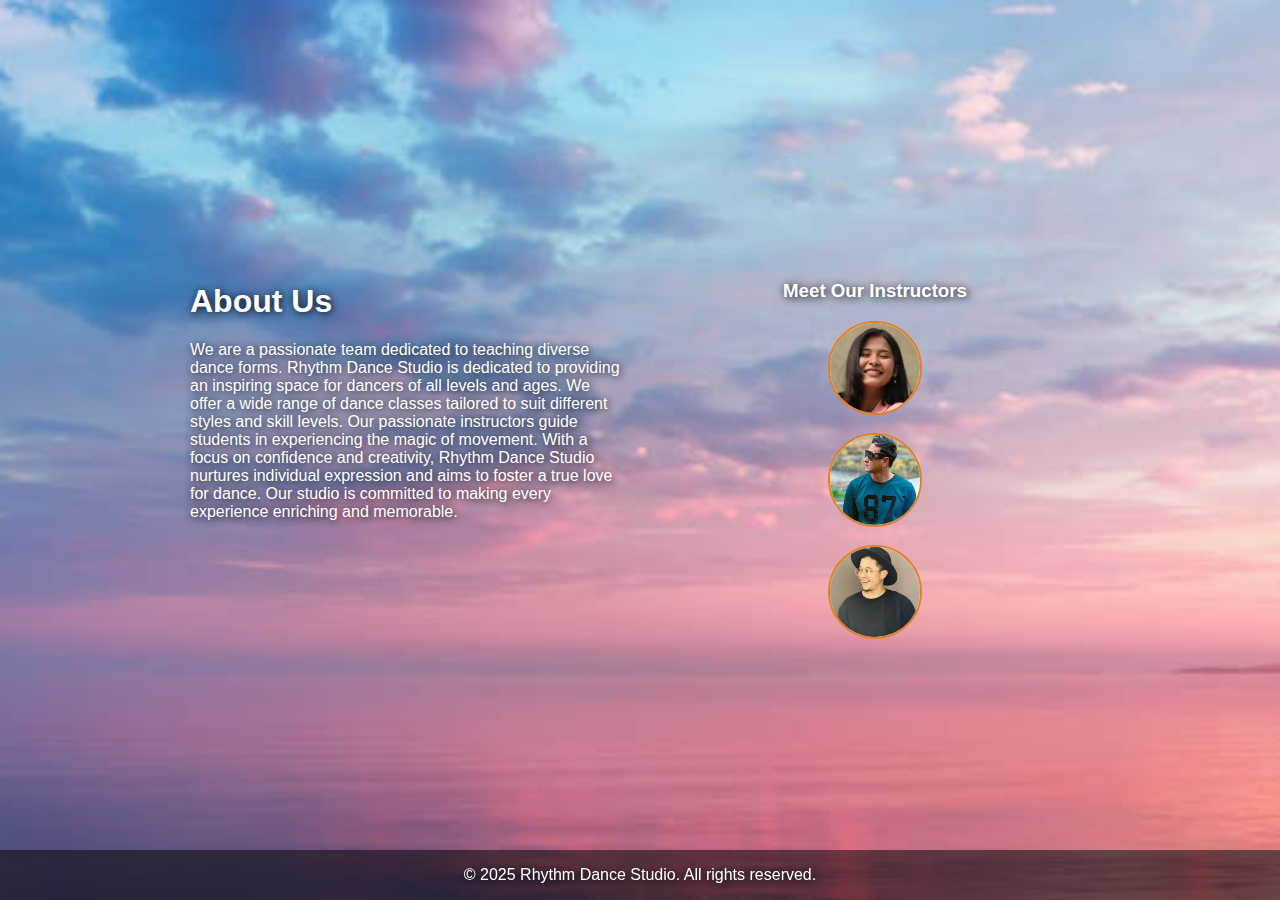
<file: About.html>
<!DOCTYPE html>
<html lang="en">
<head>
  <meta charset="UTF-8">
  <title>About Us</title>
  <style>
    html, body {
      height: 100%;
      margin: 0;
      padding: 0;
    }
    body {
      min-height: 100vh;
      font-family: sans-serif;
      background: url('img/pinkish.jpg') no-repeat center center fixed;
      background-size: cover;
      display: flex;
      justify-content: center;
      align-items: center;
    }
    .about-flex {
      display: flex;
      justify-content: space-between;
      align-items: flex-start;
      max-width: 900px;
      width: 100%;
      gap: 40px;
    }
    .about-left {
      flex: 1;
      text-align: left;
      color: #fff;
      text-shadow: 1px 1px 8px #000;
      padding: 24px 0;
    }
    .about-right {
      flex: 1;
      text-align: center;
      color: #fff;
      text-shadow: 1px 1px 8px #000;
      padding: 24px 0;
    }
    .instructors-row {
      display: flex;
      flex-direction: column;
      align-items: center;
      gap: 18px;
      margin-top: 16px;
    }
    .instructors-row img {
      width: 90px;
      height: 90px;
      object-fit: cover;
      border-radius: 50%;
      border: 2px solid #e67e22;
      background: #eee;
    }
    @media (max-width: 900px) {
      .about-flex {
        flex-direction: column;
        align-items: center;
        gap: 24px;
      }
      .about-left, .about-right {
        text-align: center;
      }
      .instructors-row {
        flex-direction: row;
        gap: 18px;
        justify-content: center;
      }
    }
  </style>
</head>
<body>
  <div class="about-flex">
    <div class="about-left">
      <h1>About Us</h1>
      <p>
        We are a passionate team dedicated to teaching diverse dance forms. Rhythm Dance Studio is dedicated to providing an inspiring space for dancers of all levels and ages. We offer a wide range of dance classes tailored to suit different styles and skill levels. Our passionate instructors guide students in experiencing the magic of movement. With a focus on confidence and creativity, Rhythm Dance Studio nurtures individual expression and aims to foster a true love for dance. Our studio is committed to making every experience enriching and memorable.
      </p>
    </div>
    <div class="about-right">
      <h3>Meet Our Instructors</h3>
      <div class="instructors-row">
        <img src="/img/teria.jpeg" alt="Instructor 1">
        <img src="img/nirmal1.jpeg" alt="Instructor 2">
        <img src="img/sushant 1.jpeg" alt="Instructor 3">
        </div>
    </div>
  </div>
  <footer style="width:100%;text-align:center;color:#fff;text-shadow:1px 1px 8px #000;margin-top:32px;position:fixed;left:0;bottom:0;background:rgba(0,0,0,0.5);padding:16px 0;">
    &copy; 2025 Rhythm Dance Studio. All rights reserved.
  </footer>
</body>
</html>
</file>
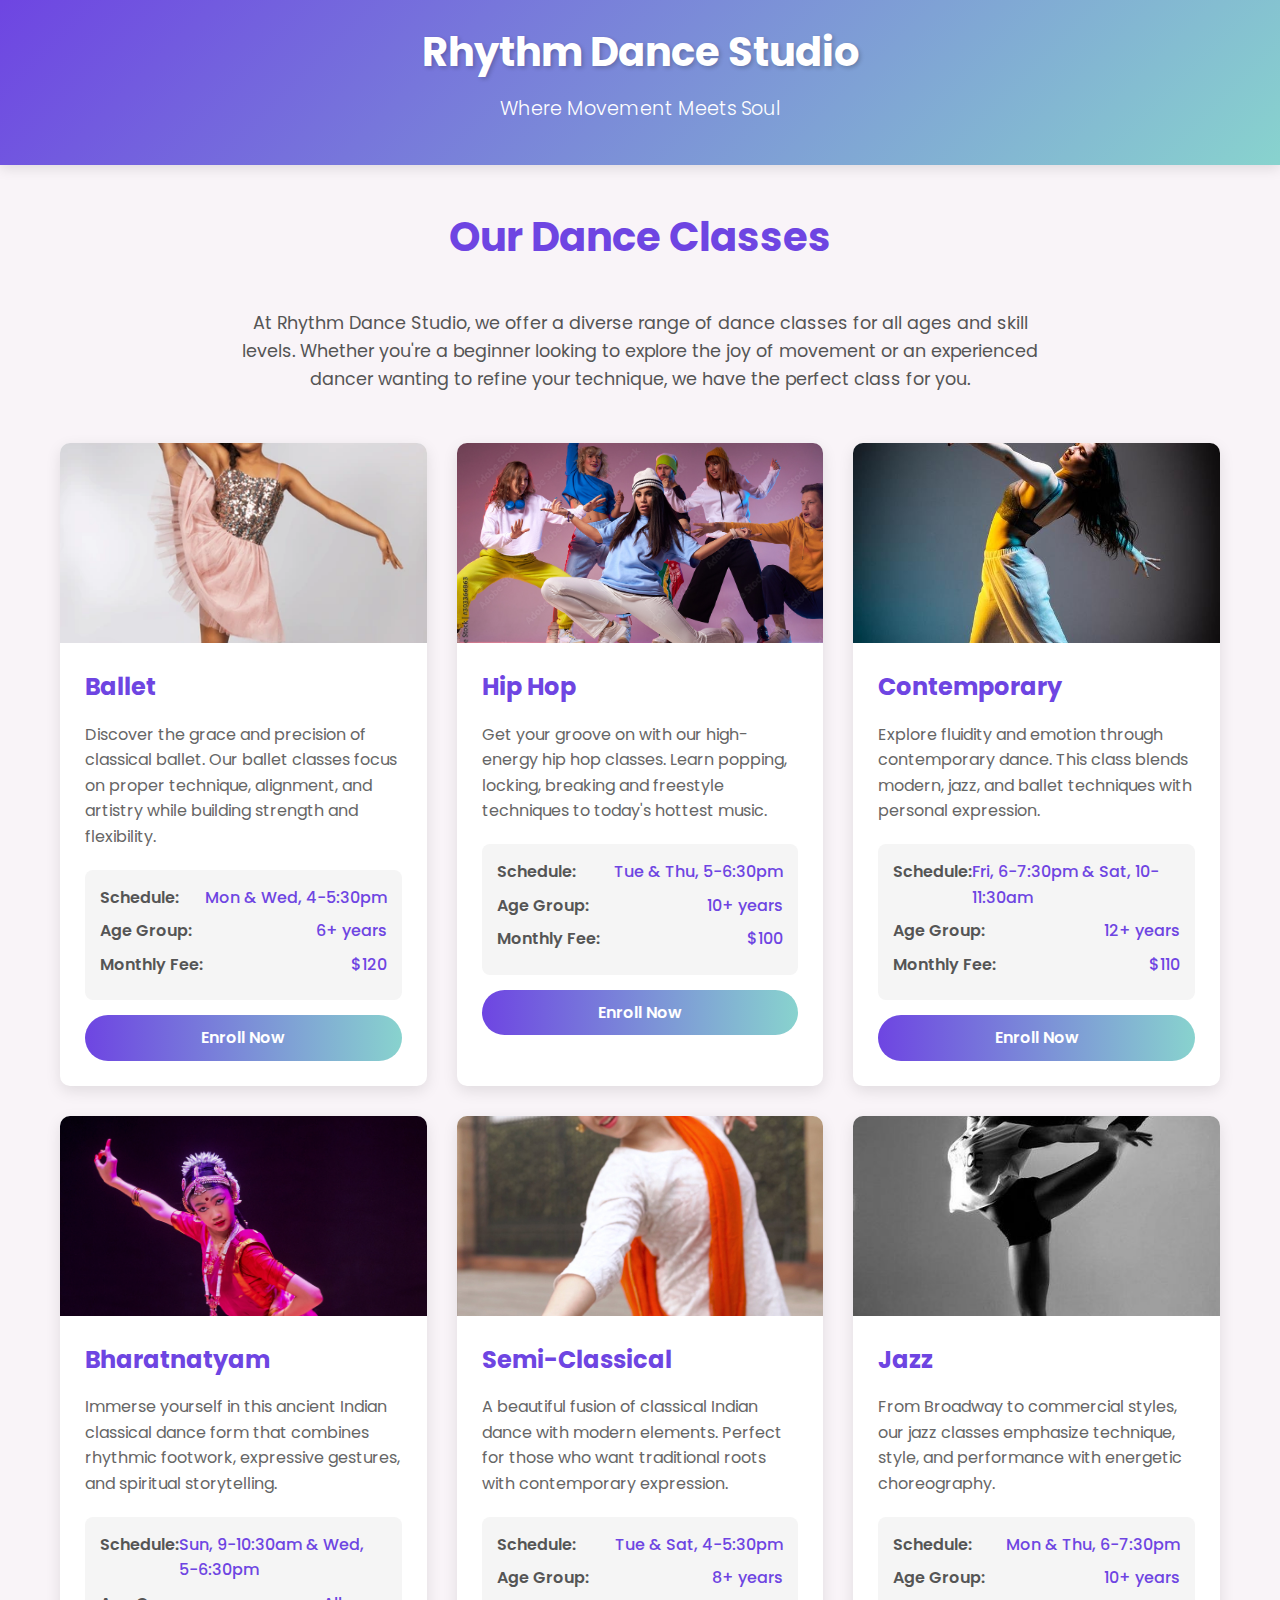
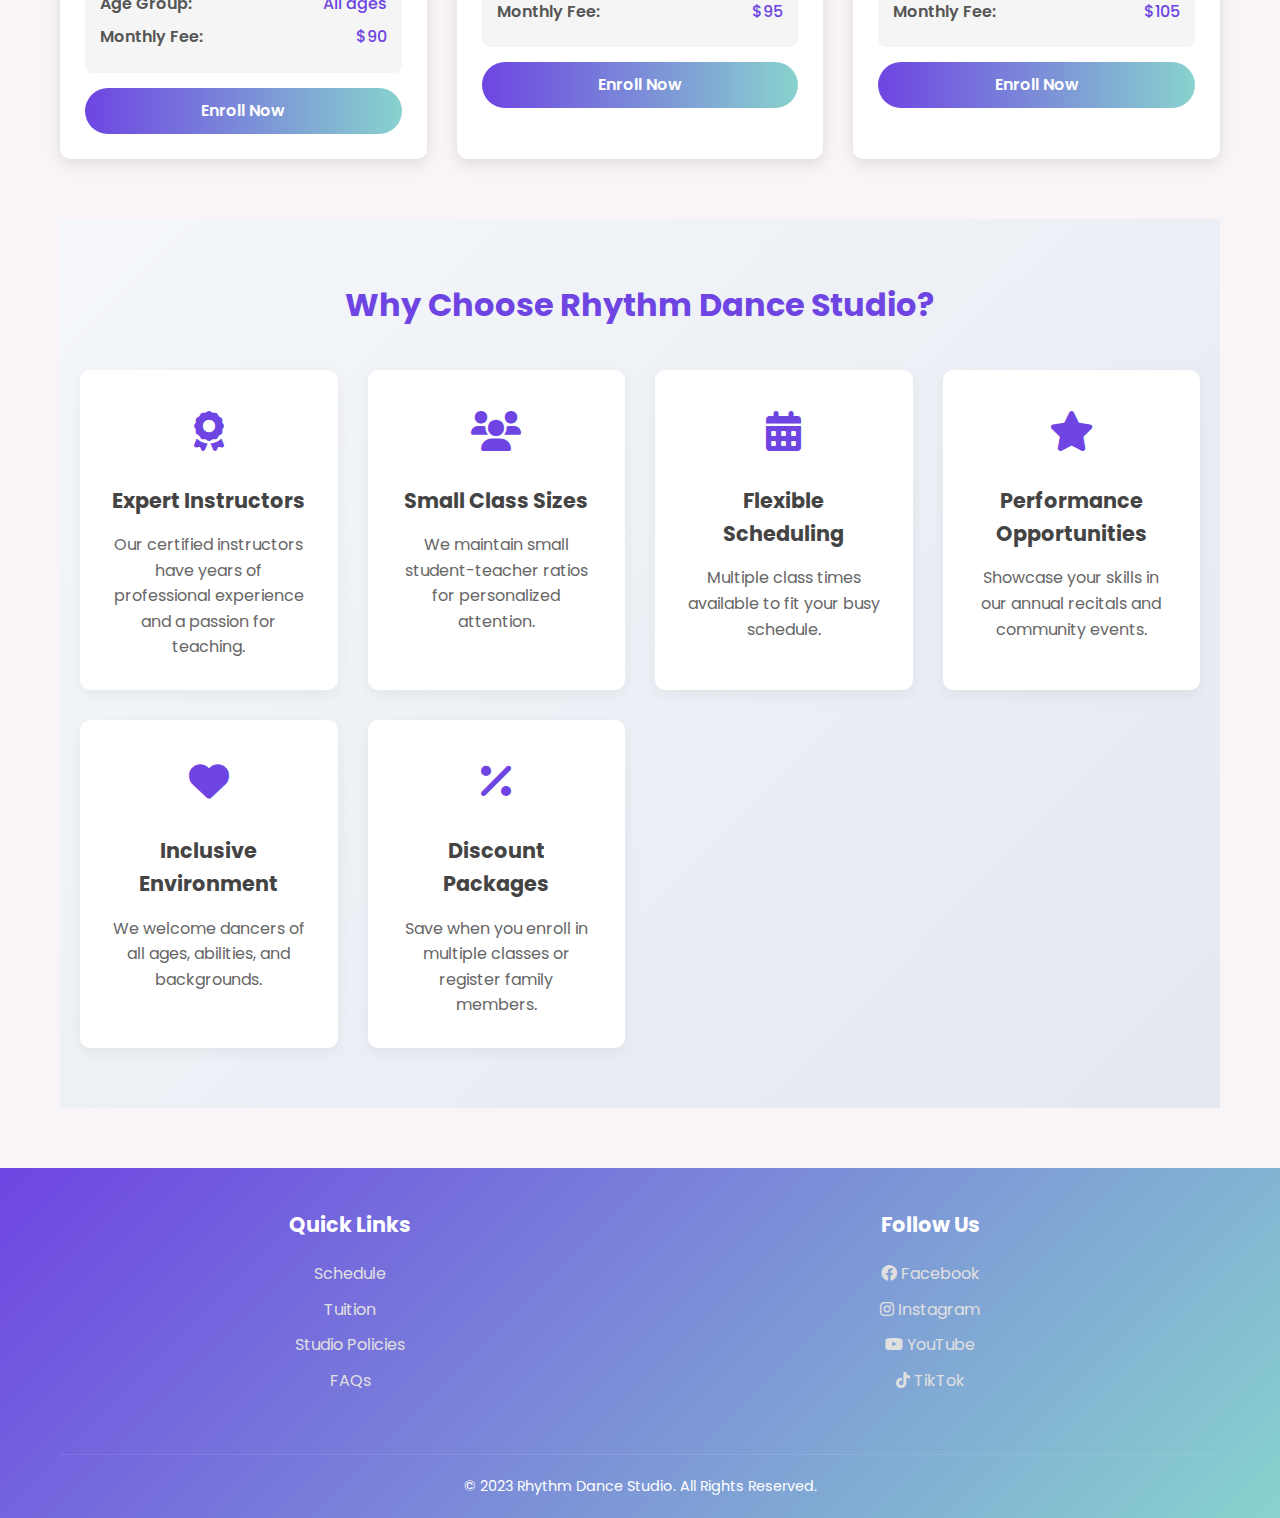
<file: classes.html>
<!DOCTYPE html>
<html lang="en">
<head>
    <meta charset="UTF-8">
    <meta name="viewport" content="width=device-width, initial-scale=1.0">
    <title>Rhythm Dance Studio - Classes</title>
    <style>
        /* Global Styles */
        * {
            margin: 0;
            padding: 0;
            box-sizing: border-box;
            font-family: 'Poppins', sans-serif;
        }
        
        body {
            background-color: #f9f4f8;
            color: #333;
            line-height: 1.6;
        }
        
        .container {
            max-width: 1200px;
            margin: 0 auto;
            padding: 0 20px;
        }
        
        /* Header Styles */
        header {
            background: linear-gradient(135deg, #6e45e2, #88d3ce);
            color: white;
            padding: 20px 0;
            text-align: center;
            box-shadow: 0 4px 12px rgba(0,0,0,0.1);
        }
        
        .logo {
            font-size: 2.5rem;
            font-weight: 700;
            margin-bottom: 10px;
            text-shadow: 2px 2px 4px rgba(0,0,0,0.2);
        }
        
        .tagline {
            font-size: 1.2rem;
            font-weight: 300;
            margin-bottom: 20px;
        }
        
        /* Navigation */
        nav {
            background-color: white;
            padding: 15px 0;
            box-shadow: 0 2px 10px rgba(0,0,0,0.05);
        }
        
        nav ul {
            display: flex;
            justify-content: center;
            list-style: none;
        }
        
        nav ul li {
            margin: 0 15px;
        }
        
        nav ul li a {
            text-decoration: none;
            color: #6e45e2;
            font-weight: 500;
            transition: all 0.3s ease;
        }
        
        nav ul li a:hover {
            color: #88d3ce;
        }
        
        /* Page Title */
        .page-title {
            text-align: center;
            margin: 40px 0;
            color: #6e45e2;
            font-size: 2.5rem;
        }
        
        /* Classes Section */
        .classes-intro {
            text-align: center;
            margin-bottom: 50px;
            max-width: 800px;
            margin-left: auto;
            margin-right: auto;
            font-size: 1.1rem;
            color: #555;
        }
        
        .class-cards {
            display: grid;
            grid-template-columns: repeat(auto-fill, minmax(350px, 1fr));
            gap: 30px;
            margin-bottom: 60px;
        }
        
        .class-card {
            background-color: white;
            border-radius: 10px;
            overflow: hidden;
            box-shadow: 0 5px 15px rgba(0,0,0,0.1);
            transition: transform 0.3s ease, box-shadow 0.3s ease;
        }
        
        .class-card:hover {
            transform: translateY(-10px);
            box-shadow: 0 15px 30px rgba(0,0,0,0.15);
        }
        
        .class-image {
            height: 200px;
            overflow: hidden;
        }
        
        .class-image img {
            width: 100%;
            height: 100%;
            object-fit: cover;
            transition: transform 0.5s ease;
        }
        
        .class-card:hover .class-image img {
            transform: scale(1.1);
        }
        
        .class-content {
            padding: 25px;
        }
        
        .class-title {
            font-size: 1.5rem;
            margin-bottom: 15px;
            color: #6e45e2;
        }
        
        .class-description {
            margin-bottom: 20px;
            color: #666;
        }
        
        .class-details {
            background-color: #f5f5f5;
            padding: 15px;
            border-radius: 8px;
            margin-bottom: 15px;
        }
        
        .class-details-item {
            display: flex;
            justify-content: space-between;
            margin-bottom: 8px;
        }
        
        .class-details-label {
            font-weight: 600;
            color: #555;
        }
        
        .class-details-value {
            color: #6e45e2;
            font-weight: 500;
        }
        
        .enroll-btn {
            display: inline-block;
            background: linear-gradient(to right, #6e45e2, #88d3ce);
            color: white;
            padding: 10px 20px;
            border-radius: 30px;
            text-decoration: none;
            font-weight: 600;
            transition: all 0.3s ease;
            border: none;
            cursor: pointer;
            width: 100%;
            text-align: center;
        }
        
        .enroll-btn:hover {
            transform: translateY(-2px);
            box-shadow: 0 5px 15px rgba(110, 69, 226, 0.4);
        }
        
        /* Features Section */
        .features-section {
            background: linear-gradient(135deg, #f5f7fa, #e4e8f0);
            padding: 60px 0;
            margin: 60px 0;
        }
        
        .features-title {
            text-align: center;
            margin-bottom: 40px;
            color: #6e45e2;
            font-size: 2rem;
        }
        
        .features-grid {
            display: grid;
            grid-template-columns: repeat(auto-fill, minmax(250px, 1fr));
            gap: 30px;
        }
        
        .feature-card {
            background-color: white;
            padding: 30px;
            border-radius: 10px;
            text-align: center;
            box-shadow: 0 5px 15px rgba(0,0,0,0.05);
            transition: transform 0.3s ease;
        }
        
        .feature-card:hover {
            transform: translateY(-5px);
        }
        
        .feature-icon {
            font-size: 2.5rem;
            color: #6e45e2;
            margin-bottom: 20px;
        }
        
        .feature-title {
            font-size: 1.3rem;
            margin-bottom: 15px;
            color: #444;
        }
        
        .feature-description {
            color: #666;
        }
        
        /* Footer */
        footer {
            background: linear-gradient(135deg, #6e45e2, #88d3ce);
            color: white;
            padding: 40px 0 20px;
            text-align: center;
        }
        
        .footer-content {
            display: flex;
            justify-content: space-around;
            flex-wrap: wrap;
            margin-bottom: 30px;
        }
        
        .footer-section {
            flex: 1;
            min-width: 250px;
            margin-bottom: 20px;
        }
        
        .footer-section h3 {
            margin-bottom: 20px;
            font-size: 1.3rem;
        }
        
        .footer-section p, .footer-section a {
            color: #e0e0e0;
            margin-bottom: 10px;
            display: block;
            text-decoration: none;
        }
        
        .footer-section a:hover {
            color: white;
        }
        
        .copyright {
            padding-top: 20px;
            border-top: 1px solid rgba(255,255,255,0.1);
            font-size: 0.9rem;
        }
        
        /* Responsive Adjustments */
        @media (max-width: 768px) {
            .class-cards {
                grid-template-columns: 1fr;
            }
            
            nav ul {
                flex-direction: column;
                align-items: center;
            }
            
            nav ul li {
                margin: 5px 0;
            }
        }
    </style>
    <link href="https://fonts.googleapis.com/css2?family=Poppins:wght@300;400;500;600;700&display=swap" rel="stylesheet">
    <link rel="stylesheet" href="https://cdnjs.cloudflare.com/ajax/libs/font-awesome/6.0.0-beta3/css/all.min.css">
</head>
<body>
    <header>
        <div class="container">
            <div class="logo">Rhythm Dance Studio</div>
            <div class="tagline">Where Movement Meets Soul</div>
        </div>
    </header>
    <main class="container">
        <h1 class="page-title">Our Dance Classes</h1>
        
        <div class="classes-intro">
            <p>At Rhythm Dance Studio, we offer a diverse range of dance classes for all ages and skill levels. Whether you're a beginner looking to explore the joy of movement or an experienced dancer wanting to refine your technique, we have the perfect class for you.</p>
        </div>
        
        <div class="class-cards">
            <!-- Ballet -->
            <div class="class-card">
                <div class="class-image">
                    <img src="img/kiddo.webp" alt="Ballet Class">
                </div>
                <div class="class-content">
                    <h3 class="class-title">Ballet</h3>
                    <p class="class-description">Discover the grace and precision of classical ballet. Our ballet classes focus on proper technique, alignment, and artistry while building strength and flexibility.</p>
                    <div class="class-details">
                        <div class="class-details-item">
                            <span class="class-details-label">Schedule:</span>
                            <span class="class-details-value">Mon & Wed, 4-5:30pm</span>
                        </div>
                        <div class="class-details-item">
                            <span class="class-details-label">Age Group:</span>
                            <span class="class-details-value">6+ years</span>
                        </div>
                        <div class="class-details-item">
                            <span class="class-details-label">Monthly Fee:</span>
                            <span class="class-details-value">$120</span>
                        </div>
                    </div>
                    <a href="#" class="enroll-btn">Enroll Now</a>
                </div>
            </div>
            
            <!-- Hip Hop -->
            <div class="class-card">
                <div class="class-image">
                    <img src="img/hello.jpg" alt="Hip Hop Class">
                </div>
                <div class="class-content">
                    <h3 class="class-title">Hip Hop</h3>
                    <p class="class-description">Get your groove on with our high-energy hip hop classes. Learn popping, locking, breaking and freestyle techniques to today's hottest music.</p>
                    <div class="class-details">
                        <div class="class-details-item">
                            <span class="class-details-label">Schedule:</span>
                            <span class="class-details-value">Tue & Thu, 5-6:30pm</span>
                        </div>
                        <div class="class-details-item">
                            <span class="class-details-label">Age Group:</span>
                            <span class="class-details-value">10+ years</span>
                        </div>
                        <div class="class-details-item">
                            <span class="class-details-label">Monthly Fee:</span>
                            <span class="class-details-value">$100</span>
                        </div>
                    </div>
                    <a href="#" class="enroll-btn">Enroll Now</a>
                </div>
            </div>
            
            <!-- Contemporary -->
            <div class="class-card">
                <div class="class-image">
                    <img src="img/comtempo.jpg" alt="Contemporary Class">
                </div>
                <div class="class-content">
                    <h3 class="class-title">Contemporary</h3>
                    <p class="class-description">Explore fluidity and emotion through contemporary dance. This class blends modern, jazz, and ballet techniques with personal expression.</p>
                    <div class="class-details">
                        <div class="class-details-item">
                            <span class="class-details-label">Schedule:</span>
                            <span class="class-details-value">Fri, 6-7:30pm & Sat, 10-11:30am</span>
                        </div>
                        <div class="class-details-item">
                            <span class="class-details-label">Age Group:</span>
                            <span class="class-details-value">12+ years</span>
                        </div>
                        <div class="class-details-item">
                            <span class="class-details-label">Monthly Fee:</span>
                            <span class="class-details-value">$110</span>
                        </div>
                    </div>
                    <a href="#" class="enroll-btn">Enroll Now</a>
                </div>
            </div>
            
            <!-- Bharatnatyam -->
            <div class="class-card">
                <div class="class-image">
                    <img src="img/bharatnatyam.webp" alt="Bharatnatyam Class">
                </div>
                <div class="class-content">
                    <h3 class="class-title">Bharatnatyam</h3>
                    <p class="class-description">Immerse yourself in this ancient Indian classical dance form that combines rhythmic footwork, expressive gestures, and spiritual storytelling.</p>
                    <div class="class-details">
                        <div class="class-details-item">
                            <span class="class-details-label">Schedule:</span>
                            <span class="class-details-value">Sun, 9-10:30am & Wed, 5-6:30pm</span>
                        </div>
                        <div class="class-details-item">
                            <span class="class-details-label">Age Group:</span>
                            <span class="class-details-value">All ages</span>
                        </div>
                        <div class="class-details-item">
                            <span class="class-details-label">Monthly Fee:</span>
                            <span class="class-details-value">$90</span>
                        </div>
                    </div>
                    <a href="#" class="enroll-btn">Enroll Now</a>
                </div>
            </div>
            
            <!-- Semi-Classical -->
            <div class="class-card">
                <div class="class-image">
                    <img src="img/semi.jpg" alt="Semi-Classical Class">
                </div>
                <div class="class-content">
                    <h3 class="class-title">Semi-Classical</h3>
                    <p class="class-description">A beautiful fusion of classical Indian dance with modern elements. Perfect for those who want traditional roots with contemporary expression.</p>
                    <div class="class-details">
                        <div class="class-details-item">
                            <span class="class-details-label">Schedule:</span>
                            <span class="class-details-value">Tue & Sat, 4-5:30pm</span>
                        </div>
                        <div class="class-details-item">
                            <span class="class-details-label">Age Group:</span>
                            <span class="class-details-value">8+ years</span>
                        </div>
                        <div class="class-details-item">
                            <span class="class-details-label">Monthly Fee:</span>
                            <span class="class-details-value">$95</span>
                        </div>
                    </div>
                    <a href="#" class="enroll-btn">Enroll Now</a>
                </div>
            </div>
            
            <!-- Jazz -->
            <div class="class-card">
                <div class="class-image">
                    <img src="img/jazz1.jpg" alt="Jazz Class">
                </div>
                <div class="class-content">
                    <h3 class="class-title">Jazz</h3>
                    <p class="class-description">From Broadway to commercial styles, our jazz classes emphasize technique, style, and performance with energetic choreography.</p>
                    <div class="class-details">
                        <div class="class-details-item">
                            <span class="class-details-label">Schedule:</span>
                            <span class="class-details-value">Mon & Thu, 6-7:30pm</span>
                        </div>
                        <div class="class-details-item">
                            <span class="class-details-label">Age Group:</span>
                            <span class="class-details-value">10+ years</span>
                        </div>
                        <div class="class-details-item">
                            <span class="class-details-label">Monthly Fee:</span>
                            <span class="class-details-value">$105</span>
                        </div>
                    </div>
                    <a href="#" class="enroll-btn">Enroll Now</a>
                </div>
            </div>
        </div>
        
        <div class="features-section">
            <div class="container">
                <h2 class="features-title">Why Choose Rhythm Dance Studio?</h2>
                <div class="features-grid">
                    <div class="feature-card">
                        <div class="feature-icon">
                            <i class="fas fa-award"></i>
                        </div>
                        <h3 class="feature-title">Expert Instructors</h3>
                        <p class="feature-description">Our certified instructors have years of professional experience and a passion for teaching.</p>
                    </div>
                    
                    <div class="feature-card">
                        <div class="feature-icon">
                            <i class="fas fa-users"></i>
                        </div>
                        <h3 class="feature-title">Small Class Sizes</h3>
                        <p class="feature-description">We maintain small student-teacher ratios for personalized attention.</p>
                    </div>
                    
                    <div class="feature-card">
                        <div class="feature-icon">
                            <i class="fas fa-calendar-alt"></i>
                        </div>
                        <h3 class="feature-title">Flexible Scheduling</h3>
                        <p class="feature-description">Multiple class times available to fit your busy schedule.</p>
                    </div>
                    
                    <div class="feature-card">
                        <div class="feature-icon">
                            <i class="fas fa-star"></i>
                        </div>
                        <h3 class="feature-title">Performance Opportunities</h3>
                        <p class="feature-description">Showcase your skills in our annual recitals and community events.</p>
                    </div>
                    
                    <div class="feature-card">
                        <div class="feature-icon">
                            <i class="fas fa-heart"></i>
                        </div>
                        <h3 class="feature-title">Inclusive Environment</h3>
                        <p class="feature-description">We welcome dancers of all ages, abilities, and backgrounds.</p>
                    </div>
                    
                    <div class="feature-card">
                        <div class="feature-icon">
                            <i class="fas fa-percentage"></i>
                        </div>
                        <h3 class="feature-title">Discount Packages</h3>
                        <p class="feature-description">Save when you enroll in multiple classes or register family members.</p>
                    </div>
                </div>
            </div>
        </div>
    </main>
    
    <footer>
        <div class="container">
            <div class="footer-content">
              <div class="footer-section">
                    <h3>Quick Links</h3>
                    <a href="#">Schedule</a>
                    <a href="#">Tuition</a>
                    <a href="#">Studio Policies</a>
                    <a href="#">FAQs</a>
                </div>
                
                <div class="footer-section">
                    <h3>Follow Us</h3>
                    <a href="#"><i class="fab fa-facebook"></i> Facebook</a>
                    <a href="#"><i class="fab fa-instagram"></i> Instagram</a>
                    <a href="#"><i class="fab fa-youtube"></i> YouTube</a>
                    <a href="#"><i class="fab fa-tiktok"></i> TikTok</a>
                </div>
            </div>
            
            <div class="copyright">
                <p>&copy; 2023 Rhythm Dance Studio. All Rights Reserved.</p>
            </div>
        </div>
    </footer>
</body>
</html>
</file>
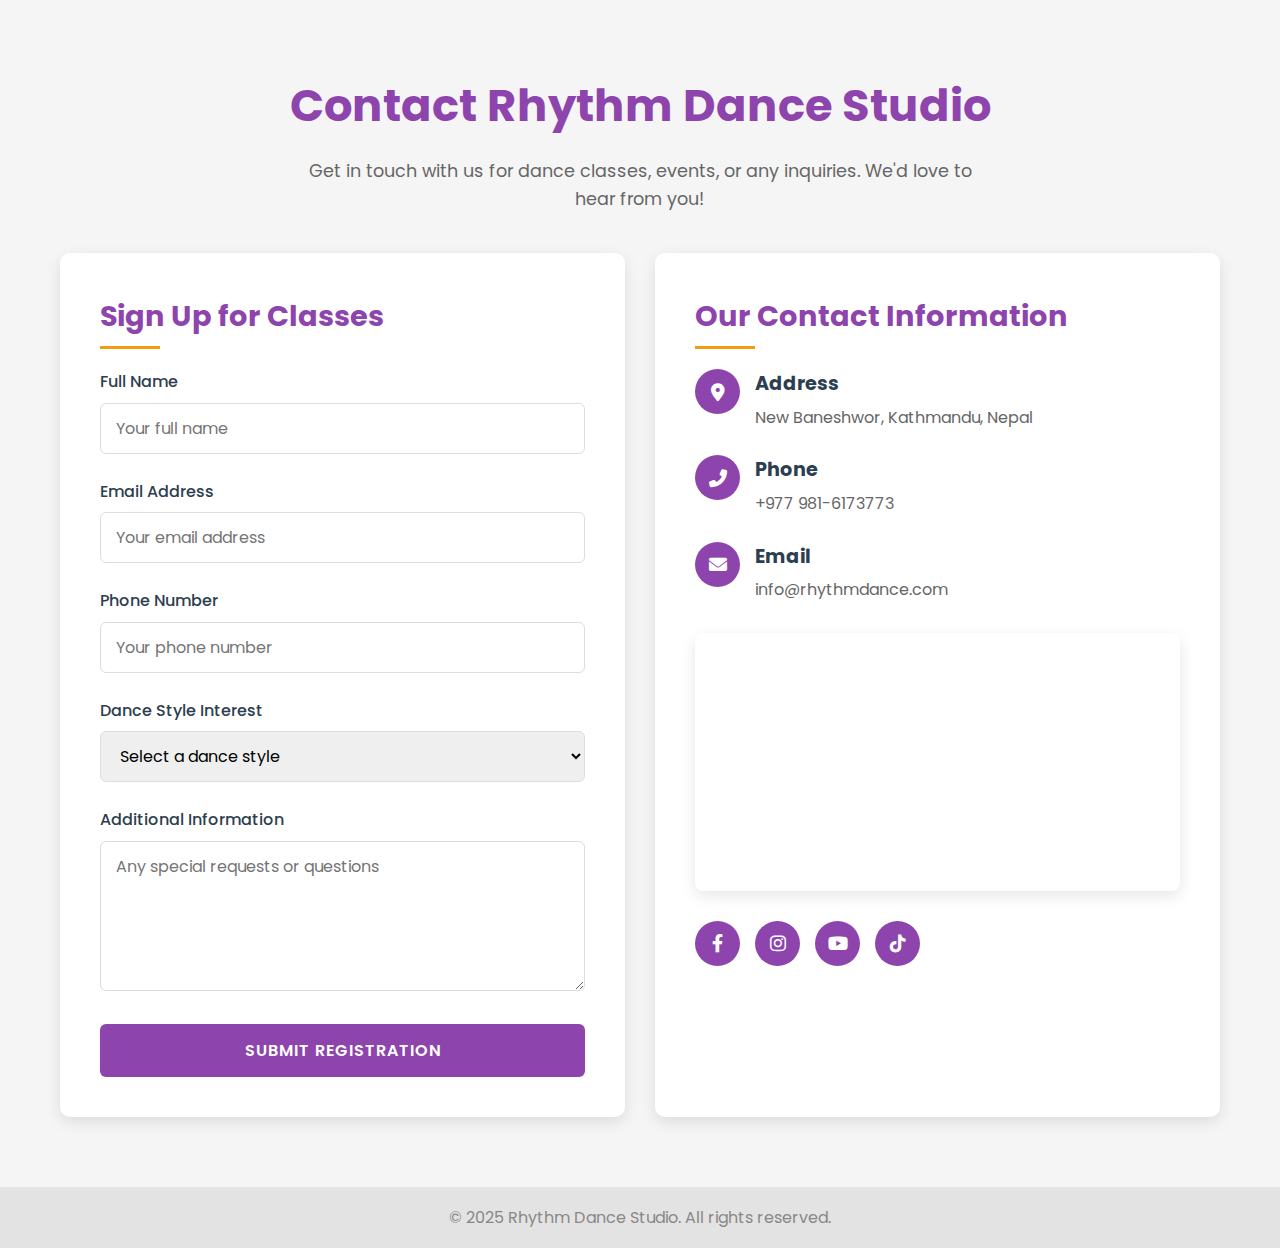
<file: Contact.html>
<!DOCTYPE html>
<html lang="en">
<head>
    <meta charset="UTF-8">
    <meta name="viewport" content="width=device-width, initial-scale=1.0">
    <title>Contact Us | Rhythm Dance Studio</title>
    <link href="https://fonts.googleapis.com/css2?family=Poppins:wght@300;400;500;600;700&display=swap" rel="stylesheet">
    <link rel="stylesheet" href="https://cdnjs.cloudflare.com/ajax/libs/font-awesome/6.0.0/css/all.min.css">
    <style>
        :root {
            --primary: #8e44ad;
            --secondary: #f39c12;
            --light: #f9f9f9;
            --dark: #2c3e50;
            --shadow: 0 5px 15px rgba(0,0,0,0.1);
        }
        
        * {
            margin: 0;
            padding: 0;
            box-sizing: border-box;
            font-family: 'Poppins', sans-serif;
        }
        
        body {
            background-color: #f5f5f5;
            color: var(--dark);
            line-height: 1.6;
        }
        
        .container {
            max-width: 1200px;
            margin: 50px auto;
            padding: 20px;
        }
        
        header {
            text-align: center;
            margin-bottom: 40px;
        }
        
        header h1 {
            font-size: 2.8rem;
            color: var(--primary);
            margin-bottom: 15px;
        }
        
        header p {
            font-size: 1.1rem;
            color: #666;
            max-width: 700px;
            margin: 0 auto;
        }
        
        .contact-wrapper {
            display: grid;
            grid-template-columns: repeat(auto-fit, minmax(300px, 1fr));
            gap: 30px;
        }
        
        .contact-form {
            background: white;
            padding: 40px;
            border-radius: 10px;
            box-shadow: var(--shadow);
        }
        
        .contact-form h2 {
            font-size: 1.8rem;
            margin-bottom: 20px;
            color: var(--primary);
            position: relative;
            padding-bottom: 10px;
        }
        
        .contact-form h2::after {
            content: '';
            position: absolute;
            bottom: 0;
            left: 0;
            width: 60px;
            height: 3px;
            background: var(--secondary);
        }
        
        .form-group {
            margin-bottom: 25px;
        }
        
        .form-group label {
            display: block;
            margin-bottom: 8px;
            font-weight: 500;
            color: var(--dark);
        }
        
        .form-control {
            width: 100%;
            padding: 12px 15px;
            border: 1px solid #ddd;
            border-radius: 6px;
            font-size: 16px;
            transition: all 0.3s;
        }
        
        .form-control:focus {
            border-color: var(--primary);
            box-shadow: 0 0 0 3px rgba(142, 68, 173, 0.2);
            outline: none;
        }
        
        textarea.form-control {
            resize: vertical;
            min-height: 150px;
        }
        
        .submit-btn {
            background: var(--primary);
            color: white;
            border: none;
            padding: 14px 30px;
            border-radius: 6px;
            font-size: 16px;
            font-weight: 600;
            cursor: pointer;
            transition: all 0.3s;
            width: 100%;
            text-transform: uppercase;
            letter-spacing: 1px;
        }
        
        .submit-btn:hover {
            background: #7d3c98;
            transform: translateY(-3px);
            box-shadow: var(--shadow);
        }
        
        .contact-info {
            background: white;
            padding: 40px;
            border-radius: 10px;
            box-shadow: var(--shadow);
        }
        
        .contact-info h2 {
            font-size: 1.8rem;
            margin-bottom: 20px;
            color: var(--primary);
            position: relative;
            padding-bottom: 10px;
        }
        
        .contact-info h2::after {
            content: '';
            position: absolute;
            bottom: 0;
            left: 0;
            width: 60px;
            height: 3px;
            background: var(--secondary);
        }
        
        .contact-item {
            display: flex;
            align-items: flex-start;
            margin-bottom: 25px;
        }
        
        .contact-icon {
            background: var(--primary);
            color: white;
            width: 45px;
            height: 45px;
            border-radius: 50%;
            display: flex;
            justify-content: center;
            align-items: center;
            margin-right: 15px;
            flex-shrink: 0;
            font-size: 18px;
        }
        
        .contact-text h3 {
            font-size: 1.2rem;
            margin-bottom: 5px;
            color: var(--dark);
        }
        
        .contact-text p, .contact-text a {
            color: #666;
            text-decoration: none;
            transition: all 0.3s;
        }
        
        .contact-text a:hover {
            color: var(--primary);
        }
        
        .map-container {
            margin-top: 30px;
            border-radius: 8px;
            overflow: hidden;
            box-shadow: var(--shadow);
        }
        
        .map-container iframe {
            width: 100%;
            height: 250px;
            border: none;
        }
        
        .social-links {
            display: flex;
            gap: 15px;
            margin-top: 30px;
        }
        
        .social-link {
            display: flex;
            justify-content: center;
            align-items: center;
            width: 45px;
            height: 45px;
            background: var(--primary);
            border-radius: 50%;
            color: white;
            font-size: 18px;
            transition: all 0.3s;
            text-decoration: none;
        }
        
        .social-link:hover {
            background: var(--secondary);
            transform: translateY(-3px);
        }
        
        @media (max-width: 768px) {
            header h1 {
                font-size: 2.2rem;
            }
            
            .contact-wrapper {
                grid-template-columns: 1fr;
            }
        }
    </style>
</head>
<body>
    <div class="container">
        <header>
            <h1>Contact Rhythm Dance Studio</h1>
            <p>Get in touch with us for dance classes, events, or any inquiries. We'd love to hear from you!</p>
        </header>
        
        <div class="contact-wrapper">
            <div class="contact-form">
                <h2>Sign Up for Classes</h2>
                <form>
                    <div class="form-group">
                        <label for="name">Full Name</label>
                        <input type="text" id="name" class="form-control" placeholder="Your full name" required>
                    </div>
                    
                    <div class="form-group">
                        <label for="email">Email Address</label>
                        <input type="email" id="email" class="form-control" placeholder="Your email address" required>
                    </div>
                    
                    <div class="form-group">
                        <label for="phone">Phone Number</label>
                        <input type="tel" id="phone" class="form-control" placeholder="Your phone number" required>
                    </div>
                    
                    <div class="form-group">
                        <label for="class">Dance Style Interest</label>
                        <select id="class" class="form-control" required>
                            <option value="">Select a dance style</option>
                            <option value="hiphop">Hip Hop</option>
                            <option value="contemporary">Contemporary</option>
                            <option value="ballet">Ballet</option>
                            <option value="salsa">Salsa</option>
                            <option value="bollywood">Bollywood</option>
                        </select>
                    </div>
                    
                    <div class="form-group">
                        <label for="message">Additional Information</label>
                        <textarea id="message" class="form-control" placeholder="Any special requests or questions"></textarea>
                    </div>
                    
                    <button type="submit" class="submit-btn">Submit Registration</button>
                </form>
            </div>
            
            <div class="contact-info">
                <h2>Our Contact Information</h2>
                
                <div class="contact-item">
                    <div class="contact-icon">
                        <i class="fas fa-map-marker-alt"></i>
                    </div>
                    <div class="contact-text">
                        <h3>Address</h3>
                        <p>New Baneshwor, Kathmandu, Nepal</p>
                    </div>
                </div>
                
                <div class="contact-item">
                    <div class="contact-icon">
                        <i class="fas fa-phone-alt"></i>
                    </div>
                    <div class="contact-text">
                        <h3>Phone</h3>
                        <a href="tel:+9779816173773">+977 981-6173773</a>
                    </div>
                </div>
                
                <div class="contact-item">
                    <div class="contact-icon">
                        <i class="fas fa-envelope"></i>
                    </div>
                    <div class="contact-text">
                        <h3>Email</h3>
                        <a href="mailto:info@rhythmdance.com">info@rhythmdance.com</a>
                    </div>
                </div>
                
                <div class="map-container">
                    <iframe src="https://www.google.com/maps/embed?pb=!1m18!1m12!1m3!1d3532.456086054947!2d85.33179731506212!3d27.7032596827939!2m3!1f0!2f0!3f0!3m2!1i1024!2i768!4f13.1!3m3!1m2!1s0x39eb199a06c2eaf9%3A0xc5670a9173e161de!2sNew%20Baneshwor%2C%20Kathmandu%2044600!5e0!3m2!1sen!2snp!4v1620000000000!5m2!1sen!2snp" allowfullscreen="" loading="lazy"></iframe>
                </div>
                
                <div class="social-links">
                    <a href="#" class="social-link"><i class="fab fa-facebook-f"></i></a>
                    <a href="#" class="social-link"><i class="fab fa-instagram"></i></a>
                    <a href="#" class="social-link"><i class="fab fa-youtube"></i></a>
                    <a href="#" class="social-link"><i class="fab fa-tiktok"></i></a>
                </div>
            </div>
        </div>
    </div>
    <footer style="width:100%;text-align:center;color:#888;margin-top:32px;padding:18px 0;background:rgba(0,0,0,0.07);font-size:1em;">
    &copy; 2025 Rhythm Dance Studio. All rights reserved.
</body>
</html>
</file>
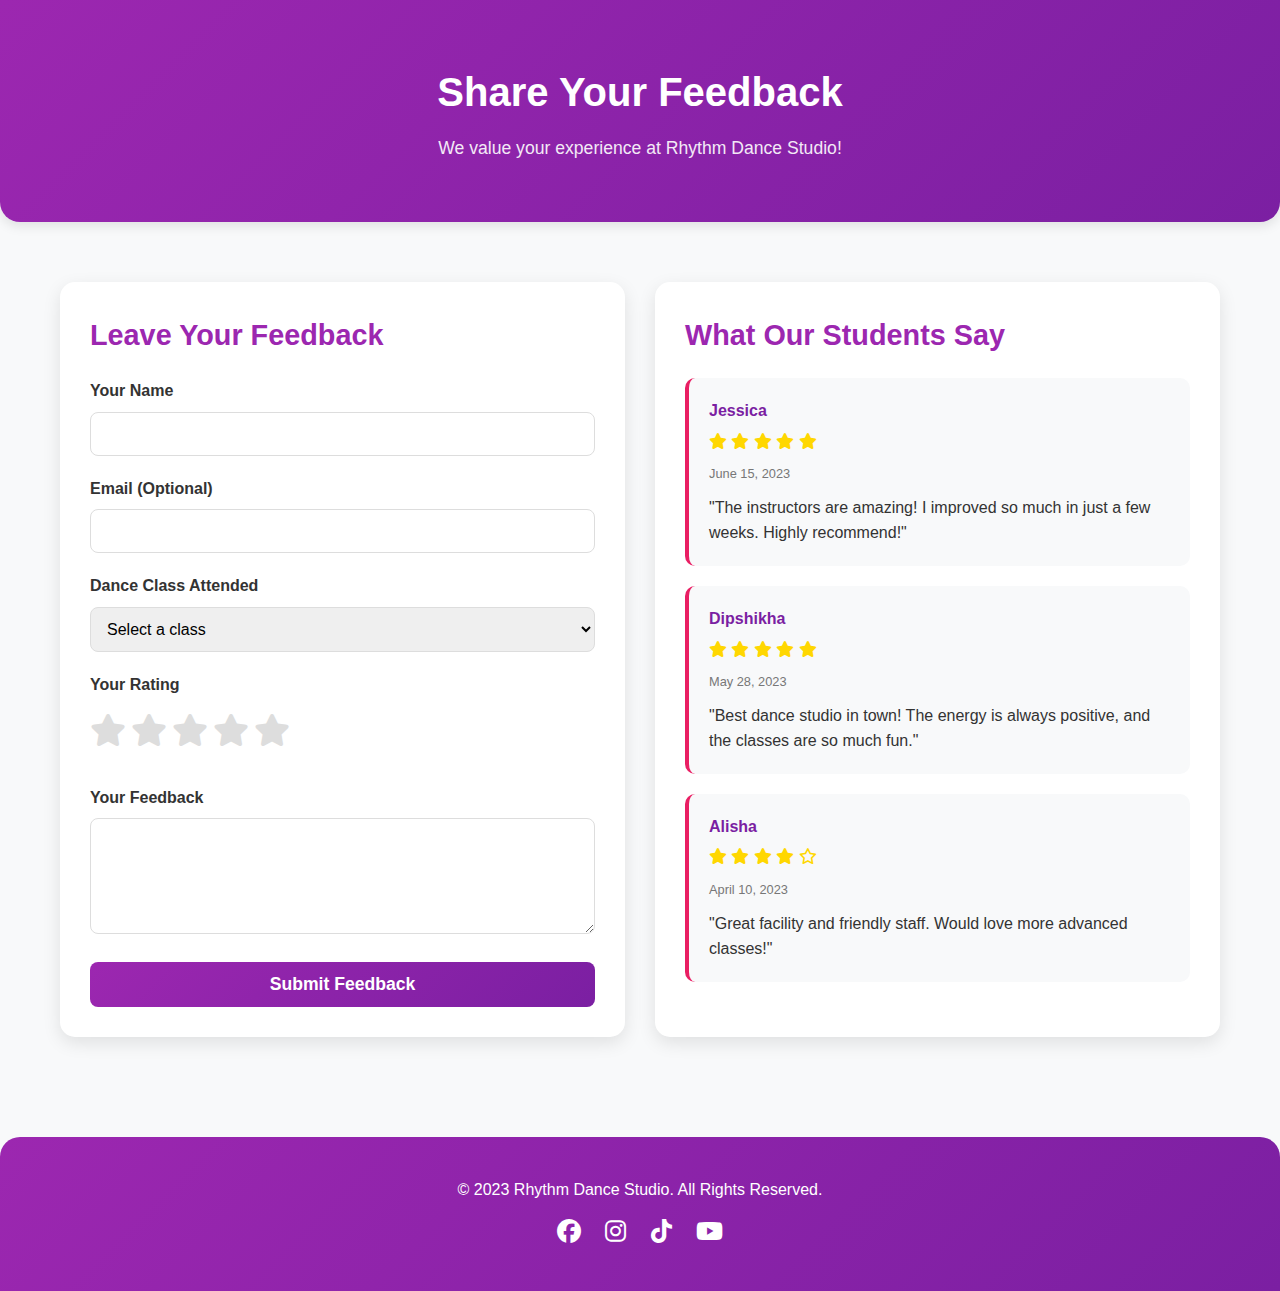
<file: Feedback.html>
<!DOCTYPE html>
<html lang="en">
<head>
    <meta charset="UTF-8">
    <meta name="viewport" content="width=device-width, initial-scale=1.0">
    <title>Student Feedback - Rhythm Dance Studio</title>
    <link rel="stylesheet" href="https://cdnjs.cloudflare.com/ajax/libs/font-awesome/6.4.0/css/all.min.css">
    <style>
        :root {
            --primary-color: #9c27b0;
            --secondary-color: #7b1fa2;
            --accent-color: #e91e63;
            --light-bg: #f8f9fa;
            --dark-text: #333;
            --light-text: #fff;
        }

        * {
            margin: 0;
            padding: 0;
            box-sizing: border-box;
            font-family: 'Segoe UI', Tahoma, Geneva, Verdana, sans-serif;
        }

        body {
            background-color: var(--light-bg);
            color: var(--dark-text);
            line-height: 1.6;
        }

        .container {
            max-width: 1200px;
            margin: 0 auto;
            padding: 20px;
        }

        header {
            background: linear-gradient(135deg, var(--primary-color), var(--secondary-color));
            color: var(--light-text);
            text-align: center;
            padding: 40px 0;
            border-radius: 0 0 20px 20px;
            box-shadow: 0 4px 12px rgba(0, 0, 0, 0.1);
        }

        header h1 {
            font-size: 2.5rem;
            margin-bottom: 10px;
        }

        header p {
            font-size: 1.1rem;
            opacity: 0.9;
        }

        .feedback-section {
            display: flex;
            flex-wrap: wrap;
            gap: 30px;
            margin: 40px 0;
        }

        .feedback-form {
            flex: 1;
            min-width: 300px;
            background: white;
            border-radius: 15px;
            padding: 30px;
            box-shadow: 0 6px 18px rgba(0, 0, 0, 0.1);
        }

        .feedback-form h2 {
            color: var(--primary-color);
            margin-bottom: 20px;
            font-size: 1.8rem;
        }

        .form-group {
            margin-bottom: 20px;
        }

        .form-group label {
            display: block;
            margin-bottom: 8px;
            font-weight: 600;
            color: var(--dark-text);
        }

        .form-group input,
        .form-group textarea,
        .form-group select {
            width: 100%;
            padding: 12px;
            border: 1px solid #ddd;
            border-radius: 8px;
            font-size: 1rem;
            transition: border 0.3s;
        }

        .form-group input:focus,
        .form-group textarea:focus {
            border-color: var(--primary-color);
            outline: none;
        }

        .rating-group {
            display: flex;
            gap: 10px;
            margin-bottom: 20px;
        }

        .rating-label {
            font-weight: 600;
            margin-bottom: 10px;
            display: block;
        }

        .star-rating {
            display: flex;
            gap: 5px;
        }

        .star-rating input {
            display: none;
        }

        .star-rating label {
            font-size: 2rem;
            color: #ddd;
            cursor: pointer;
            transition: color 0.2s;
        }

        .star-rating input:checked ~ label,
        .star-rating label:hover,
        .star-rating label:hover ~ label {
            color: gold;
        }

        .star-rating input:checked + label {
            color: gold;
        }

        .submit-btn {
            background: linear-gradient(135deg, var(--primary-color), var(--secondary-color));
            color: white;
            border: none;
            padding: 12px 25px;
            font-size: 1.1rem;
            border-radius: 8px;
            cursor: pointer;
            transition: transform 0.3s, box-shadow 0.3s;
            font-weight: 600;
            width: 100%;
        }

        .submit-btn:hover {
            transform: translateY(-3px);
            box-shadow: 0 6px 12px rgba(0, 0, 0, 0.2);
        }

        .testimonials {
            flex: 1;
            min-width: 300px;
            background: white;
            border-radius: 15px;
            padding: 30px;
            box-shadow: 0 6px 18px rgba(0, 0, 0, 0.1);
        }

        .testimonials h2 {
            color: var(--primary-color);
            margin-bottom: 20px;
            font-size: 1.8rem;
        }

        .testimonial-card {
            background: var(--light-bg);
            border-radius: 10px;
            padding: 20px;
            margin-bottom: 20px;
            border-left: 4px solid var(--accent-color);
        }

        .testimonial-card .name {
            font-weight: 700;
            color: var(--secondary-color);
            margin-bottom: 5px;
        }

        .testimonial-card .rating {
            color: gold;
            margin-bottom: 10px;
        }

        .testimonial-card .date {
            font-size: 0.8rem;
            color: #777;
            margin-bottom: 10px;
        }

        footer {
            text-align: center;
            padding: 20px;
            background: linear-gradient(135deg, var(--primary-color), var(--secondary-color));
            color: var(--light-text);
            border-radius: 20px 20px 0 0;
            margin-top: 40px;
        }

        footer p {
            margin-bottom: 10px;
        }

        .social-links a {
            color: white;
            margin: 0 10px;
            font-size: 1.5rem;
            transition: transform 0.3s;
        }

        .social-links a:hover {
            transform: translateY(-3px);
        }

        @media (max-width: 768px) {
            .feedback-section {
                flex-direction: column;
            }
        }
    </style>
</head>
<body>
    <header>
        <div class="container">
            <h1>Share Your Feedback</h1>
            <p>We value your experience at Rhythm Dance Studio!</p>
        </div>
    </header>

    <div class="container">
        <div class="feedback-section">
            <div class="feedback-form">
                <h2>Leave Your Feedback</h2>
                <form id="feedbackForm">
                    <div class="form-group">
                        <label for="name">Your Name</label>
                        <input type="text" id="name" name="name" required>
                    </div>

                    <div class="form-group">
                        <label for="email">Email (Optional)</label>
                        <input type="email" id="email" name="email">
                    </div>

                    <div class="form-group">
                        <label for="class">Dance Class Attended</label>
                        <select id="class" name="class" required>
                            <option value="">Select a class</option>
                            <option value="ballet">Ballet</option>
                            <option value="hiphop">Hip Hop</option>
                            <option value="salsa">Salsa</option>
                            <option value="contemporary">Contemporary</option>
                            <option value="jazz">Jazz</option>
                            <option value="tap">Tap Dance</option>
                            <option value="other">Other</option>
                        </select>
                    </div>

                    <div class="form-group">
                        <label class="rating-label">Your Rating</label>
                        <div class="star-rating">
                            <input type="radio" id="star5" name="rating" value="5">
                            <label for="star5"><i class="fas fa-star"></i></label>
                            <input type="radio" id="star4" name="rating" value="4">
                            <label for="star4"><i class="fas fa-star"></i></label>
                            <input type="radio" id="star3" name="rating" value="3">
                            <label for="star3"><i class="fas fa-star"></i></label>
                            <input type="radio" id="star2" name="rating" value="2">
                            <label for="star2"><i class="fas fa-star"></i></label>
                            <input type="radio" id="star1" name="rating" value="1">
                            <label for="star1"><i class="fas fa-star"></i></label>
                        </div>
                    </div>

                    <div class="form-group">
                        <label for="feedback">Your Feedback</label>
                        <textarea id="feedback" name="feedback" rows="5" required></textarea>
                    </div>

                    <button type="submit" class="submit-btn">Submit Feedback</button>
                </form>
            </div>

            <div class="testimonials">
                <h2>What Our Students Say</h2>
                
                <div class="testimonial-card">
                    <div class="name">Jessica</div>
                    <div class="rating">
                        <i class="fas fa-star"></i>
                        <i class="fas fa-star"></i>
                        <i class="fas fa-star"></i>
                        <i class="fas fa-star"></i>
                        <i class="fas fa-star"></i>
                    </div>
                    <div class="date">June 15, 2023</div>
                    <p>"The instructors are amazing! I improved so much in just a few weeks. Highly recommend!"</p>
                </div>

                <div class="testimonial-card">
                    <div class="name">Dipshikha</div>
                    <div class="rating">
                        <i class="fas fa-star"></i>
                        <i class="fas fa-star"></i>
                        <i class="fas fa-star"></i>
                        <i class="fas fa-star"></i>
                        <i class="fas fa-star"></i>
                    </div>
                    <div class="date">May 28, 2023</div>
                    <p>"Best dance studio in town! The energy is always positive, and the classes are so much fun."</p>
                </div>

                <div class="testimonial-card">
                    <div class="name">Alisha</div>
                    <div class="rating">
                        <i class="fas fa-star"></i>
                        <i class="fas fa-star"></i>
                        <i class="fas fa-star"></i>
                        <i class="fas fa-star"></i>
                        <i class="far fa-star"></i>
                    </div>
                    <div class="date">April 10, 2023</div>
                    <p>"Great facility and friendly staff. Would love more advanced classes!"</p>
                </div>
            </div>
        </div>
    </div>

    <footer>
        <div class="container">
            <p>© 2023 Rhythm Dance Studio. All Rights Reserved.</p>
            <div class="social-links">
                <a href="#"><i class="fab fa-facebook"></i></a>
                <a href="#"><i class="fab fa-instagram"></i></a>
                <a href="#"><i class="fab fa-tiktok"></i></a>
                <a href="#"><i class="fab fa-youtube"></i></a>
            </div>
        </div>
    </footer>

    <script>
        document.getElementById('feedbackForm').addEventListener('submit', function(e) {
            e.preventDefault();
            alert('Thank you for your feedback! We appreciate your time.');
            this.reset();
        });
    </script>
</body>
</html>
</file>
